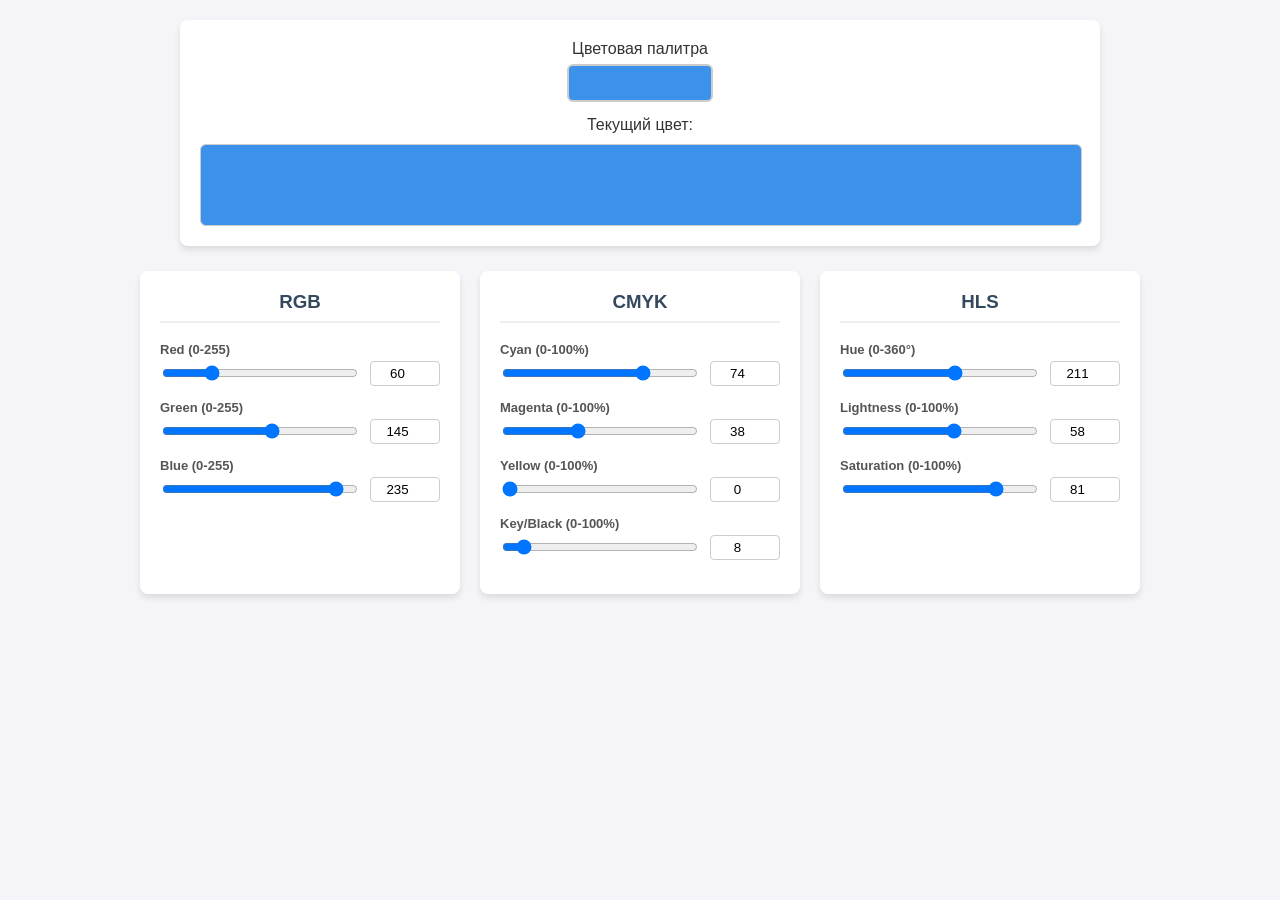
<file: lab1/index.html>
<!DOCTYPE html>
<html lang="ru">
<head>
    <meta charset="UTF-8">
    <title>Цветовые модели</title>
    <link rel="stylesheet" href="style.css">
</head>
<body>
    <div class="preview-container">
        <div class="palette-box">
            <label for="colorPalette">Цветовая палитра</label><br>
            <input type="color" id="colorPalette" style="width: 150px; height: 40px; cursor: pointer; margin-top: 5px;">
        </div>
        <div>Текущий цвет:</div>
        <div id="colorBox"></div>
    </div>
    <div class="container">
        <!--RGB-->
        <div class="model-card" id="rgbCard">
            <h3>RGB</h3>
            <div class="control-group">
                <label>Red (0-255)</label>
                <div class="control-row">
                    <input type="range" min="0" max="255" value="255" data-model="rgb" data-prop="r">
                    <input type="number" min="0" max="255" value="255" data-model="rgb" data-prop="r">
                </div>
            </div>
            <div class="control-group">
                <label>Green (0-255)</label>
                <div class="control-row">
                    <input type="range" min="0" max="255" value="255" data-model="rgb" data-prop="g">
                    <input type="number" min="0" max="255" value="255" data-model="rgb" data-prop="g">
                </div>
            </div>
            <div class="control-group">
                <label>Blue (0-255)</label>
                <div class="control-row">
                    <input type="range" min="0" max="255" value="255" data-model="rgb" data-prop="b">
                    <input type="number" min="0" max="255" value="255" data-model="rgb" data-prop="b">
                </div>
            </div>
        </div>
        <!--CMYK-->
        <div class="model-card" id="cmykCard">
            <h3>CMYK</h3>
            <div class="control-group">
                <label>Cyan (0-100%)</label>
                <div class="control-row">
                    <input type="range" min="0" max="100" value="0" data-model="cmyk" data-prop="c">
                    <input type="number" min="0" max="100" value="0" data-model="cmyk" data-prop="c">
                </div>
            </div>
            <div class="control-group">
                <label>Magenta (0-100%)</label>
                <div class="control-row">
                    <input type="range" min="0" max="100" value="0" data-model="cmyk" data-prop="m">
                    <input type="number" min="0" max="100" value="0" data-model="cmyk" data-prop="m">
                </div>
            </div>
            <div class="control-group">
                <label>Yellow (0-100%)</label>
                <div class="control-row">
                    <input type="range" min="0" max="100" value="0" data-model="cmyk" data-prop="y">
                    <input type="number" min="0" max="100" value="0" data-model="cmyk" data-prop="y">
                </div>
            </div>
            <div class="control-group">
                <label>Key/Black (0-100%)</label>
                <div class="control-row">
                    <input type="range" min="0" max="100" value="0" data-model="cmyk" data-prop="k">
                    <input type="number" min="0" max="100" value="0" data-model="cmyk" data-prop="k">
                </div>
            </div>
        </div>
        <!--HLS-->
        <div class="model-card" id="hlsCard">
            <h3>HLS</h3>
            <div class="control-group">
                <label>Hue (0-360°)</label>
                <div class="control-row">
                    <input type="range" min="0" max="360" value="0" data-model="hls" data-prop="h">
                    <input type="number" min="0" max="360" value="0" data-model="hls" data-prop="h">
                </div>
            </div>
            <div class="control-group">
                <label>Lightness (0-100%)</label>
                <div class="control-row">
                    <input type="range" min="0" max="100" value="100" data-model="hls" data-prop="l">
                    <input type="number" min="0" max="100" value="100" data-model="hls" data-prop="l">
                </div>
            </div>
            <div class="control-group">
                <label>Saturation (0-100%)</label>
                <div class="control-row">
                    <input type="range" min="0" max="100" value="0" data-model="hls" data-prop="s">
                    <input type="number" min="0" max="100" value="0" data-model="hls" data-prop="s">
                </div>
            </div>
        </div>
    </div> <!--container-->
<script src="script.js"></script>
</body>
</html>
</file>
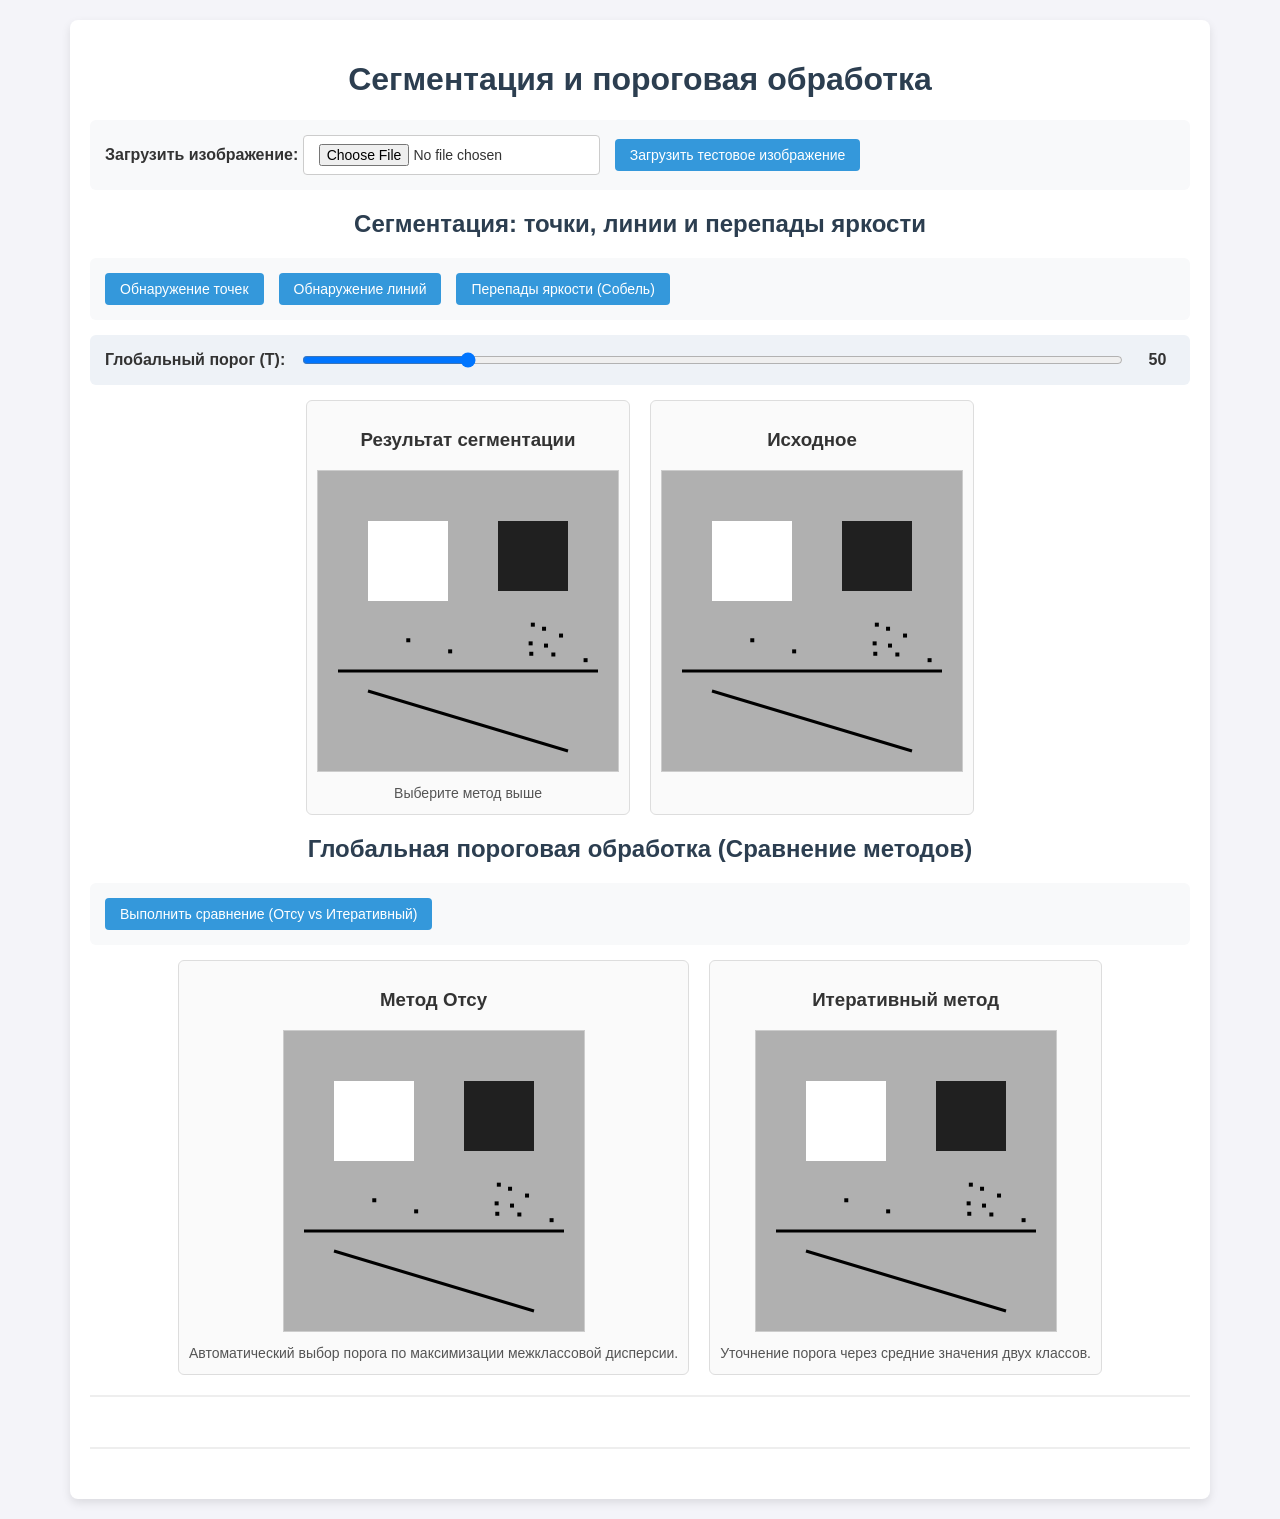
<file: lab2/index.html>
<!DOCTYPE html>
<html lang="ru">
<head>
    <meta charset="UTF-8">
    <meta name="viewport" content="width=device-width, initial-scale=1.0">
    <title>Segmentation and thresholding</title>
    <link rel="stylesheet" href="style.css">
</head>
<body>

<div class="container">
    <h1>Сегментация и пороговая обработка</h1>

    <!-- Загрузка изображения -->
    <div class="controls">
        <label><strong>Загрузить изображение:</strong> <input type="file" id="uploadImage" accept="image/*"></label>
        <button id="loadDefaultBtn">Загрузить тестовое изображение</button>
    </div>

    <!-- Сегментация (точки, линии, перепады) -->
    <div class="section">
        <h2>Сегментация: точки, линии и перепады яркости</h2>
        <div class="controls">
            <button onclick="applyPointDetection()">Обнаружение точек</button>
            <button onclick="applyLineDetection()">Обнаружение линий</button>
            <button onclick="applyEdgeDetection()">Перепады яркости (Собель)</button>
        </div>
        <!-- Глобальный ползунок порога для сегментации -->
        <div class="controls" style="background: #eef2f7; justify-content: space-between;">
            <label style="width: 100%; display: flex; align-items: center; gap: 15px;">
                <strong>Глобальный порог (T):</strong> 
                <input type="range" id="globalThreshold" min="0" max="255" value="50" style="flex-grow: 1; cursor: pointer;">
                <span id="thresholdVal" style="min-width: 35px; text-align: center; font-weight: bold; font-size: 16px;">50</span>
            </label>
        </div>
        <div class="workspace">
            <div class="canvas-box">
                <h3>Результат сегментации</h3>
                <canvas id="canvasResult1" width="300" height="300"></canvas>
                <div class="description" id="desc1">Выберите метод выше</div>
            </div>
            <div class="canvas-box">
                <h3>Исходное</h3>
                <canvas id="canvasOriginal1" width="300" height="300"></canvas>
            </div>
        </div>

    <!-- Глобальная пороговая обработка -->
    <div class="section">
        <h2>Глобальная пороговая обработка (Сравнение методов)</h2>
        <div class="controls">
            <button onclick="compareThresholds()">Выполнить сравнение (Отсу vs Итеративный)</button>
        </div>
        <div class="workspace">
            <div class="canvas-box">
                <h3>Метод Отсу</h3>
                <canvas id="canvasOtsu" width="300" height="300"></canvas>
                <div class="description" id="descOtsu">Автоматический выбор порога по максимизации межклассовой дисперсии.</div>
            </div>
            <div class="canvas-box">
                <h3>Итеративный метод</h3>
                <canvas id="canvasIter" width="300" height="300"></canvas>
                <div class="description" id="descIter">Уточнение порога через средние значения двух классов.</div>
            </div>
        </div>
    </div>
</div>

<script src="script.js"></script>
</body>
</html>
</file>
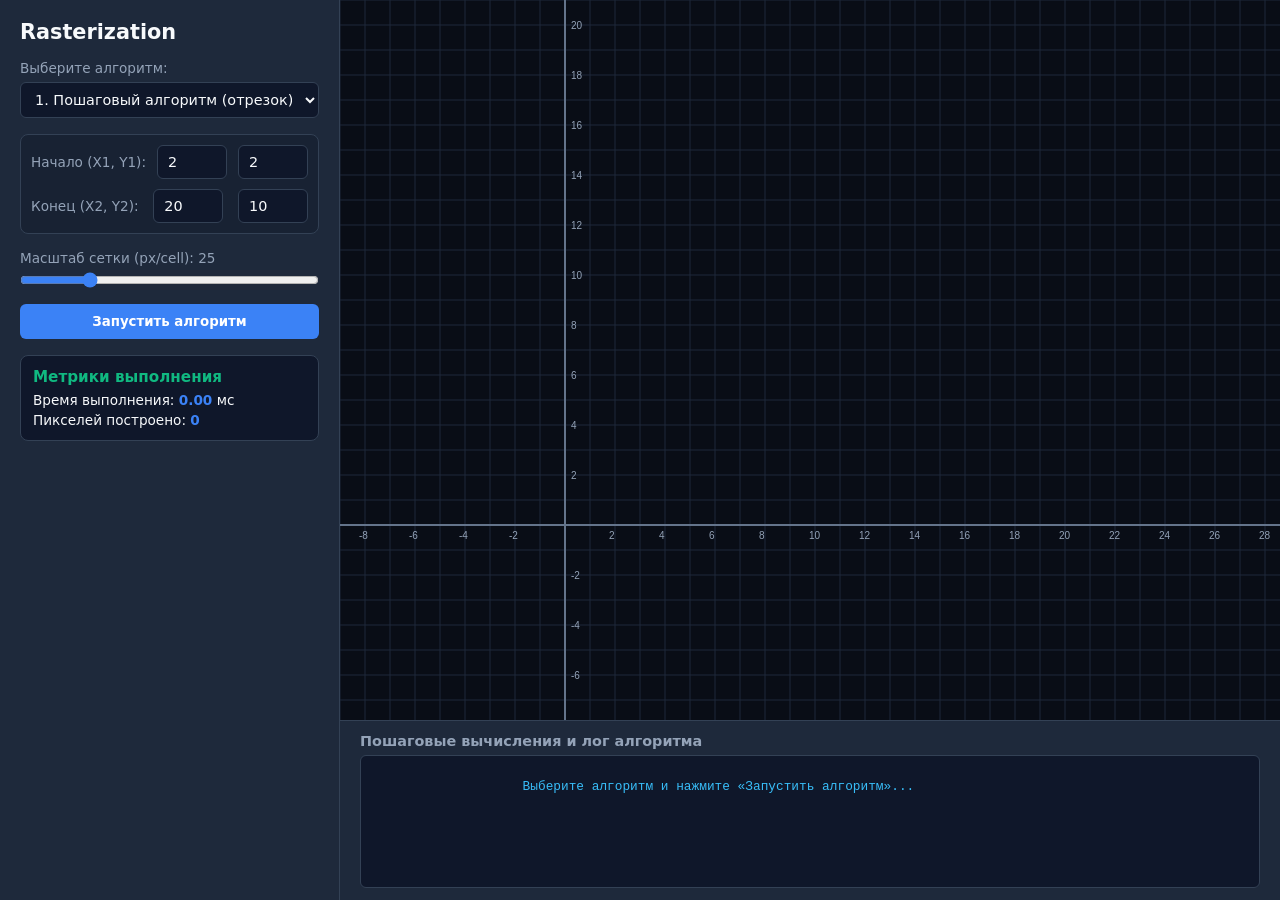
<file: lab3/index.html>
<!DOCTYPE html>
<html lang="ru">
<head>
    <meta charset="UTF-8">
    <meta name="viewport" content="width=device-width, initial-scale=1.0">
    <title>Raster algorithms</title>
    <link rel="stylesheet" href="style.css">
</head>
<body>
    <div class="app-container">
        <!-- Sidebar with params -->
        <aside class="control-panel">
            <h2>Rasterization</h2>

            <div class="control-group">
                <label for="algorithmSelect">Выберите алгоритм:</label>
                <select id="algorithmSelect">
                    <option value="stepwise">1. Пошаговый алгоритм (отрезок)</option>
                    <option value="dda">2. Алгоритм ЦДА (отрезок)</option>
                    <option value="bresenham-line">3. Алгоритм Брезенхема (отрезок)</option>
                    <option value="bresenham-circle">4. Алгоритм Брезенхема (окружность)</option>
                    <option value="castle-pitway">5. Алгоритм Кастла-Питвея (отрезок)</option>
                    <option value="wu-line">6. Алгоритм Ву (сглаженный отрезок)</option>
                </select>
            </div>

            <!-- Segment params -->
            <div id="lineParams" class="params-section">
                <div class="input-row">
                    <label>Начало (X1, Y1):</label>
                    <input type="number" id="x1" value="2" style="width: 70px;">
                    <input type="number" id="y1" value="2" style="width: 70px;">
                </div>
                <div class="input-row">
                    <label>Конец (X2, Y2):</label>
                    <input type="number" id="x2" value="20" style="width: 70px;">
                    <input type="number" id="y2" value="10" style="width: 70px;">
                </div>
            </div>

            <!-- Circle params -->
            <div id="circleParams" class="params-section" style="display: none;">
                <div class="input-row">
                    <label>Центр (X0, Y0):</label>
                    <input type="number" id="cx" value="15" style="width: 70px;">
                    <input type="number" id="cy" value="15" style="width: 70px;">
                </div>
                <div class="input-row">
                    <label>Радиус (R):</label>
                    <input type="number" id="radius" value="10" style="width: 100px;" min="1">
                </div>
            </div>

            <div class="control-group">
                <label for="gridScale">Масштаб сетки (px/cell): <span id="scaleValue">25</span></label>
                <input type="range" id="gridScale" min="4" max="100" value="25">
            </div>

            <button id="drawBtn" class="btn primary">Запустить алгоритм</button>

            <!-- Perf -->
            <div class="metrics-card">
                <h3>Метрики выполнения</h3>
                <p>Время выполнения: <span id="execTime" class="highlight">0.00</span> мс</p>
                <p>Пикселей построено: <span id="pixelCount" class="highlight">0</span></p>
            </div>
        </aside>

        <!-- Canvas and logs -->
        <main class="workspace">
            <div class="canvas-container">
                <canvas id="rasterCanvas"></canvas>
            </div>

            <div class="log-container">
                <h3>Пошаговые вычисления и лог алгоритма</h3>
                <div id="computationLog" class="log-box">
                    Выберите алгоритм и нажмите «Запустить алгоритм»...
                </div>
            </div>
        </main>
    </div>

    <script src="script.js"></script>
</body>
</html>
</file>
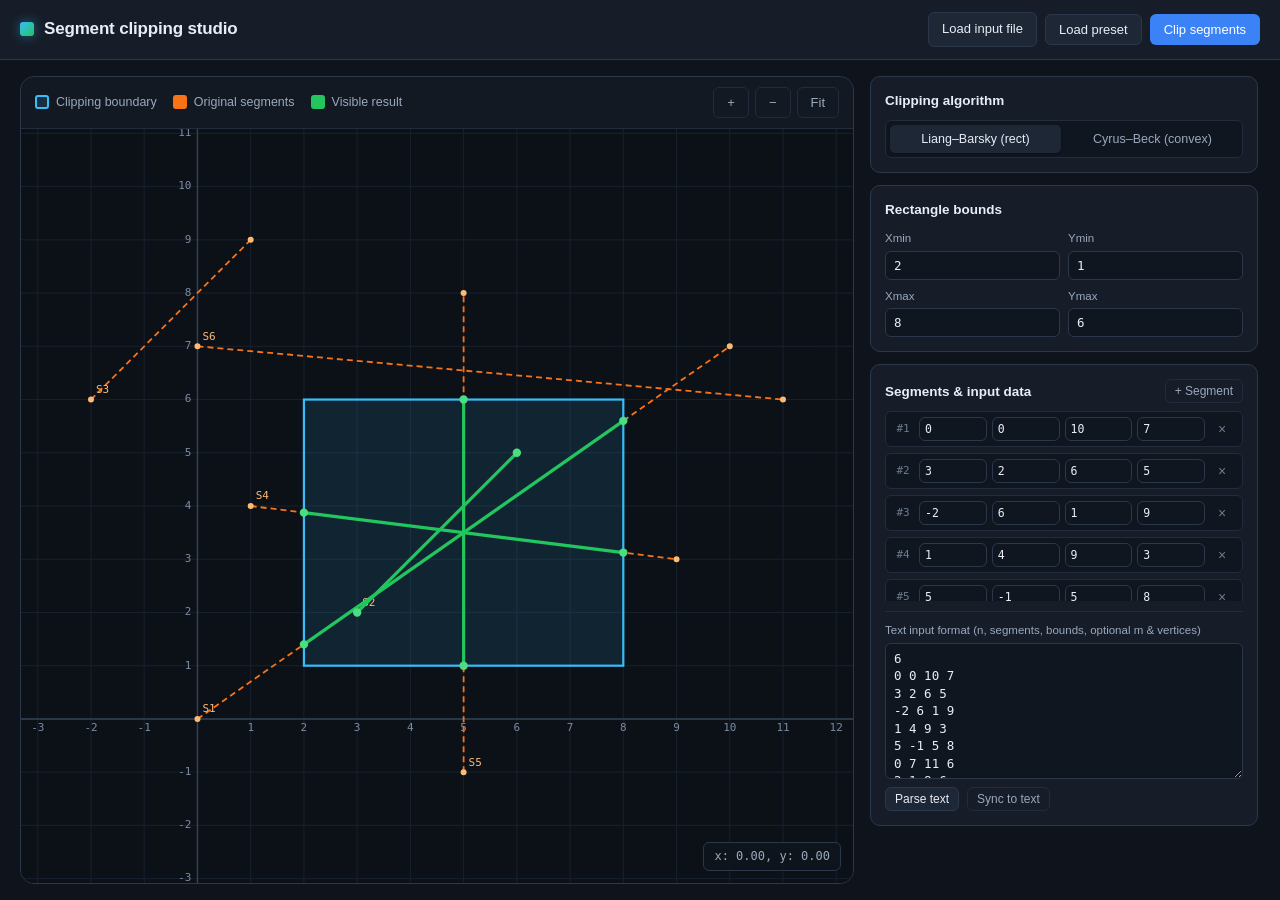
<file: lab4/index.html>
<!DOCTYPE html>
<html lang="en">
<head>
  <meta charset="UTF-8" />
  <meta name="viewport" content="width=device-width, initial-scale=1.0" />
  <title>Segment clipping studio</title>
  <link rel="stylesheet" href="styles.css" />
</head>
<body>
  <div class="app-shell">
    <header class="topbar">
      <div class="brand">
        <span class="brand-mark" aria-hidden="true"></span>
        <h1>Segment clipping studio</h1>
      </div>
      <div class="topbar-actions">
        <label class="btn btn-secondary file-label" for="fileInput">
          Load input file
        </label>
        <input type="file" id="fileInput" accept=".txt,.dat,.csv,text/*" hidden />
        <button type="button" class="btn btn-secondary" id="loadSampleBtn">
          Load preset
        </button>
        <button type="button" class="btn btn-primary" id="applyBtn">
          Clip segments
        </button>
      </div>
    </header>

    <main class="workspace">
      <section class="canvas-panel">
        <div class="canvas-toolbar">
          <div class="legend">
            <span class="legend-item">
              <i class="swatch swatch-window"></i> Clipping boundary
            </span>
            <span class="legend-item">
              <i class="swatch swatch-raw"></i> Original segments
            </span>
            <span class="legend-item">
              <i class="swatch swatch-clipped"></i> Visible result
            </span>
          </div>
          <div class="view-controls">
            <button type="button" class="btn btn-ghost" id="zoomInBtn" title="Zoom in">+</button>
            <button type="button" class="btn btn-ghost" id="zoomOutBtn" title="Zoom out">−</button>
            <button type="button" class="btn btn-ghost" id="fitViewBtn" title="Fit to view">
              Fit
            </button>
          </div>
        </div>

        <div class="canvas-wrapper" id="canvasWrapper">
          <canvas id="sceneCanvas"></canvas>
          <div class="coords-hud" id="coordsHud">x: 0.00, y: 0.00</div>
        </div>
      </section>

      <aside class="inspector-panel">
        <div class="card">
          <h2>Clipping algorithm</h2>
          <div class="mode-switch" role="tablist">
            <button
              type="button"
              class="mode-btn active"
              data-mode="liang-barsky"
              id="modeLiangBarsky"
            >
              Liang–Barsky (rect)
            </button>
            <button
              type="button"
              class="mode-btn"
              data-mode="cyrus-beck"
              id="modeCyrusBeck"
            >
              Cyrus–Beck (convex)
            </button>
          </div>
        </div>

        <div class="card" id="rectCard">
          <h2>Rectangle bounds</h2>
          <div class="grid-2">
            <label class="field">
              <span>Xmin</span>
              <input type="number" step="any" id="xminInput" value="2" />
            </label>
            <label class="field">
              <span>Ymin</span>
              <input type="number" step="any" id="yminInput" value="1" />
            </label>
            <label class="field">
              <span>Xmax</span>
              <input type="number" step="any" id="xmaxInput" value="8" />
            </label>
            <label class="field">
              <span>Ymax</span>
              <input type="number" step="any" id="ymaxInput" value="6" />
            </label>
          </div>
        </div>

        <div class="card hidden" id="polygonCard">
          <div class="card-head">
            <h2>Convex polygon vertices</h2>
            <button type="button" class="btn btn-ghost btn-sm" id="addVertexBtn">
              + Vertex
            </button>
          </div>
          <p class="field-note">Ordered around the boundary (auto-oriented counter-clockwise).</p>
          <div class="vertex-list" id="vertexList"></div>
        </div>

        <div class="card">
          <div class="card-head">
            <h2>Segments &amp; input data</h2>
            <button type="button" class="btn btn-ghost btn-sm" id="addSegmentBtn">
              + Segment
            </button>
          </div>
          <div class="segment-list" id="segmentList"></div>

          <div class="raw-input-block">
            <label class="field" for="rawDataInput">
              <span>Text input format (n, segments, bounds, optional m &amp; vertices)</span>
              <textarea id="rawDataInput" rows="7" spellcheck="false"></textarea>
            </label>
            <div class="raw-actions">
              <button type="button" class="btn btn-secondary btn-sm" id="parseTextBtn">
                Parse text
              </button>
              <button type="button" class="btn btn-ghost btn-sm" id="syncTextBtn">
                Sync to text
              </button>
            </div>
          </div>
        </div>
      </aside>
    </main>
  </div>

  <script src="script.js"></script>
</body>
</html>
</file>
<file: lab1/style.css>
body {
    font-family: Arial, sans-serif;
    background-color: #f4f4f9;
    color: #333;
    margin: 0;
    padding: 20px;
    display: flex;
    flex-direction: column;
    align-items: center;
}

h1 {
    margin-bottom: 20px;
    color: #2c3e50;
}

.container {
    display: flex;
    gap: 20px;
    flex-wrap: wrap;
    justify-content: center;
    max-width: 1000px;
}

.model-card {
    background: #ffffff;
    padding: 20px;
    border-radius: 8px;
    box-shadow: 0 4px 6px rgba(0, 0, 0, 0.1);
    width: 280px;
}

.model-card h3 {
    margin-top: 0;
    border-bottom: 2px solid #eee;
    padding-bottom: 8px;
    color: #34495e;
    text-align: center;
}

.control-group {
    margin-bottom: 14px;
}

.control-group label {
    display: block;
    font-size: 13px;
    font-weight: bold;
    margin-bottom: 4px;
    color: #555;
}

.control-row {
    display: flex;
    gap: 10px;
    align-items: center;
}

.control-row input[type="range"] {
    flex-grow: 1;
    cursor: pointer;
}

.control-row input[type="number"] {
    width: 60px;
    padding: 4px;
    text-align: center;
    border: 1px solid #ccc;
    border-radius: 4px;
}

.preview-container {
    margin-bottom: 25px;
    background: #ffffff;
    padding: 20px;
    border-radius: 8px;
    box-shadow: 0 4px 6px rgba(0, 0, 0, 0.1);
    width: 880px;
    text-align: center;
}

.palette-box {
    margin-bottom: 10px;
}

#colorPalette {
    border: none;
    width: 150px;
    height: 80px;
    border-radius: 8px;
    cursor: pointer;
    background: transparent;
}

#colorPalette::-webkit-color-swatch-wrapper {
    padding: 0;
}

#colorPalette::-webkit-color-swatch {
    border: 2px solid #ccc;
    border-radius: 6px;
}

#colorBox {
    width: 100%;
    height: 80px;
    border-radius: 6px;
    border: 1px solid #ccc;
    margin-top: 10px;
}
</file>
<file: lab2/style.css>
body {
    font-family: Arial, sans-serif;
    background-color: #f4f4f9;
    margin: 0;
    padding: 20px;
    color: #333;
}

h1, h2 {
    text-align: center;
    color: #2c3e50;
}

.container {
    max-width: 1100px;
    margin: 0 auto;
    background: #fff;
    padding: 20px;
    border-radius: 8px;
    box-shadow: 0 4px 10px rgba(0,0,0,0.1);
}

.section {
    margin-bottom: 30px;
    border-bottom: 2px solid #eee;
    padding-bottom: 20px;
}

.controls {
    display: flex;
    gap: 15px;
    flex-wrap: wrap;
    align-items: center;
    margin-bottom: 15px;
    background: #f8f9fa;
    padding: 15px;
    border-radius: 6px;
}

button, input[type="file"] {
    padding: 8px 15px;
    cursor: pointer;
    border: 1px solid #ccc;
    background: #fff;
    border-radius: 4px;
    font-size: 14px;
}

button {
    background-color: #3498db;
    color: white;
    border: none;
    transition: background 0.2s;
}

button:hover {
    background-color: #2980b9;
}

.workspace {
    display: flex;
    gap: 20px;
    justify-content: center;
    flex-wrap: wrap;
    margin-top: 15px;
}

.canvas-box {
    text-align: center;
    background: #fafafa;
    padding: 10px;
    border: 1px solid #ddd;
    border-radius: 6px;
}

canvas {
    max-width: 100%;
    height: auto;
    border: 1px solid #ccc;
    background: #fff;
}

.description {
    font-size: 14px;
    color: #555;
    margin-top: 8px;
    line-height: 1.4;
}
</file>
<file: lab3/style.css>
:root {
    --bg-color: #0f172a;
    --panel-bg: #1e293b;
    --text-color: #f8fafc;
    --text-muted: #94a3b8;
    --primary: #3b82f6;
    --primary-hover: #2563eb;
    --accent: #10b981;
    --border: #334155;
    --highlight-bg: #0f172a;
}

* {
    box-sizing: border-box;
    margin: 0;
    padding: 0;
    font-family: 'Segoe UI', system-ui, -apple-system, sans-serif;
}

body {
    background-color: var(--bg-color);
    color: var(--text-color);
    width: 100vw;
    height: 100vh;
    overflow: hidden;
    display: flex;
}

.app-container {
    display: flex;
    width: 100vw;
    height: 100vh;
    background-color: var(--panel-bg);
    border-radius: 0;
    box-shadow: none;
    border: none;
}

.control-panel {
    width: 340px;
    background-color: var(--panel-bg);
    border-right: 1px solid var(--border);
    padding: 20px;
    display: flex;
    flex-direction: column;
    gap: 16px;
    overflow-y: auto;
    flex-shrink: 0;
}

.control-panel h2 {
    font-size: 1.3rem;
    color: var(--text-color);
}

.subtitle {
    font-size: 0.85rem;
    color: var(--text-muted);
    margin-top: -10px;
}

.control-group {
    display: flex;
    flex-direction: column;
    gap: 6px;
}

.control-group label, .params-section label {
    font-size: 0.85rem;
    color: var(--text-muted);
    font-weight: 500;
}

select, input[type="number"] {
    background-color: var(--bg-color);
    border: 1px solid var(--border);
    color: var(--text-color);
    padding: 8px 10px;
    border-radius: 6px;
    font-size: 0.9rem;
    width: 100%;
}

select:focus, input:focus {
    outline: none;
    border-color: var(--primary);
}

.params-section {
    display: flex;
    flex-direction: column;
    gap: 10px;
    background: rgba(15, 23, 42, 0.4);
    padding: 10px;
    border-radius: 8px;
    border: 1px solid var(--border);
}

.input-row {
    display: flex;
    align-items: center;
    justify-content: space-between;
    gap: 8px;
}

input[type="range"] {
    width: 100%;
    accent-color: var(--primary);
}

.btn {
    padding: 10px;
    border: none;
    border-radius: 6px;
    font-weight: 600;
    cursor: pointer;
    transition: background 0.2s;
}

.btn.primary {
    background-color: var(--primary);
    color: white;
}

.btn.primary:hover {
    background-color: var(--primary-hover);
}

.metrics-card {
    background: var(--highlight-bg);
    padding: 12px;
    border-radius: 8px;
    border: 1px solid var(--border);
    font-size: 0.85rem;
    display: flex;
    flex-direction: column;
    gap: 4px;
}

.metrics-card h3 {
    font-size: 0.95rem;
    margin-bottom: 2px;
    color: var(--accent);
}

.highlight {
    font-weight: bold;
    color: var(--primary);
}

.workspace {
    flex: 1;
    display: flex;
    flex-direction: column;
    background-color: var(--bg-color);
    overflow: hidden;
    height: 100%;
}

.canvas-container {
    flex: 1;
    display: flex;
    position: relative;
    overflow: hidden;
    background: #090d16;
    width: 100%;
    height: 100%;
}

canvas {
    display: block;
    width: 100%;
    height: 100%;
    background-color: #090d16;
    cursor: crosshair;
}

.log-container {
    height: 180px;
    flex-shrink: 0;
    border-top: 1px solid var(--border);
    padding: 12px 20px;
    display: flex;
    flex-direction: column;
    background-color: var(--panel-bg);
}

.log-container h3 {
    font-size: 0.9rem;
    margin-bottom: 6px;
    color: var(--text-muted);
}

.log-box {
    flex: 1;
    background-color: var(--bg-color);
    border: 1px solid var(--border);
    border-radius: 6px;
    padding: 8px;
    font-family: 'Courier New', Courier, monospace;
    font-size: 0.8rem;
    overflow-y: auto;
    white-space: pre-wrap;
    color: #38bdf8;
}
</file>
<file: lab4/styles.css>
:root {
  --bg-app: #0f141c;
  --bg-surface: #161d28;
  --bg-elevated: #1e2736;
  --bg-input: #101620;
  --border: #2b374b;
  --border-subtle: #222c3c;
  --text-primary: #e8eef7;
  --text-secondary: #9aa8bd;
  --text-muted: #6c7a90;
  --accent: #3b82f6;
  --accent-hover: #2563eb;
  --window-color: #38bdf8;
  --raw-color: #f97316;
  --clipped-color: #22c55e;
  --danger: #ef4444;
  --radius-sm: 6px;
  --radius-md: 10px;
  --radius-lg: 14px;
  --font-sans: "Inter", -apple-system, BlinkMacSystemFont, "Segoe UI", Roboto, sans-serif;
  --font-mono: "JetBrains Mono", "Fira Code", ui-monospace, SFMono-Regular, Menlo, monospace;
}

* {
  box-sizing: border-box;
  margin: 0;
  padding: 0;
}

html,
body {
  height: 100%;
  background-color: var(--bg-app);
  color: var(--text-primary);
  font-family: var(--font-sans);
  font-size: 14px;
  line-height: 1.45;
}

.app-shell {
  display: flex;
  flex-direction: column;
  min-height: 100vh;
}

.topbar {
  display: flex;
  align-items: center;
  justify-content: space-between;
  gap: 16px;
  padding: 12px 20px;
  background-color: var(--bg-surface);
  border-bottom: 1px solid var(--border);
  flex-wrap: wrap;
}

.brand {
  display: flex;
  align-items: center;
  gap: 10px;
}

.brand-mark {
  width: 14px;
  height: 14px;
  border-radius: 3px;
  background: linear-gradient(135deg, var(--window-color), var(--clipped-color));
  box-shadow: 0 0 12px rgba(56, 189, 248, 0.45);
}

.brand h1 {
  font-size: 17px;
  font-weight: 600;
  letter-spacing: -0.01em;
}

.topbar-actions {
  display: flex;
  align-items: center;
  gap: 8px;
  flex-wrap: wrap;
}

.btn {
  display: inline-flex;
  align-items: center;
  justify-content: center;
  gap: 6px;
  padding: 7px 13px;
  border-radius: var(--radius-sm);
  border: 1px solid transparent;
  font-family: inherit;
  font-size: 13px;
  font-weight: 500;
  cursor: pointer;
  transition: background-color 0.15s ease, border-color 0.15s ease, color 0.15s ease;
}

.btn-sm {
  padding: 4px 9px;
  font-size: 12px;
}

.btn-primary {
  background-color: var(--accent);
  color: #ffffff;
}

.btn-primary:hover {
  background-color: var(--accent-hover);
}

.btn-secondary {
  background-color: var(--bg-elevated);
  color: var(--text-primary);
  border-color: var(--border);
}

.btn-secondary:hover {
  background-color: #263246;
}

.btn-ghost {
  background-color: transparent;
  color: var(--text-secondary);
  border-color: var(--border-subtle);
}

.btn-ghost:hover {
  color: var(--text-primary);
  background-color: var(--bg-elevated);
}

.file-label {
  user-select: none;
}

.workspace {
  display: grid;
  grid-template-columns: minmax(0, 1fr) 390px;
  gap: 16px;
  padding: 16px 20px;
  flex: 1;
  min-height: 0;
}

.canvas-panel {
  display: flex;
  flex-direction: column;
  background-color: var(--bg-surface);
  border: 1px solid var(--border);
  border-radius: var(--radius-lg);
  overflow: hidden;
  min-height: 540px;
}

.canvas-toolbar {
  display: flex;
  align-items: center;
  justify-content: space-between;
  gap: 12px;
  padding: 10px 14px;
  border-bottom: 1px solid var(--border-subtle);
  background-color: rgba(16, 22, 32, 0.55);
  flex-wrap: wrap;
}

.legend {
  display: flex;
  align-items: center;
  gap: 16px;
  flex-wrap: wrap;
}

.legend-item {
  display: inline-flex;
  align-items: center;
  gap: 7px;
  font-size: 12.5px;
  color: var(--text-secondary);
}

.swatch {
  width: 14px;
  height: 14px;
  border-radius: 3px;
  display: inline-block;
}

.swatch-window {
  border: 2px solid var(--window-color);
  background-color: rgba(56, 189, 248, 0.14);
}

.swatch-raw {
  background-color: var(--raw-color);
}

.swatch-clipped {
  background-color: var(--clipped-color);
}

.view-controls {
  display: flex;
  align-items: center;
  gap: 6px;
}

.canvas-wrapper {
  position: relative;
  flex: 1;
  min-height: 460px;
  cursor: grab;
}

.canvas-wrapper:active {
  cursor: grabbing;
}

#sceneCanvas {
  display: block;
  width: 100%;
  height: 100%;
}

.coords-hud {
  position: absolute;
  bottom: 12px;
  right: 12px;
  padding: 5px 10px;
  border-radius: var(--radius-sm);
  background-color: rgba(15, 20, 28, 0.85);
  border: 1px solid var(--border);
  font-family: var(--font-mono);
  font-size: 12px;
  color: var(--text-secondary);
  pointer-events: none;
}

.inspector-panel {
  display: flex;
  flex-direction: column;
  gap: 12px;
  overflow-y: auto;
  max-height: calc(100vh - 88px);
  padding-right: 2px;
}

.card {
  background-color: var(--bg-surface);
  border: 1px solid var(--border);
  border-radius: var(--radius-md);
  padding: 14px;
}

.card h2 {
  font-size: 13.5px;
  font-weight: 600;
  color: var(--text-primary);
  margin-bottom: 10px;
}

.card-head {
  display: flex;
  align-items: center;
  justify-content: space-between;
  margin-bottom: 8px;
}

.card-head h2 {
  margin-bottom: 0;
}

.mode-switch {
  display: grid;
  grid-template-columns: 1fr 1fr;
  gap: 6px;
  background-color: var(--bg-input);
  padding: 4px;
  border-radius: var(--radius-sm);
  border: 1px solid var(--border-subtle);
}

.mode-btn {
  padding: 7px 8px;
  border: none;
  border-radius: 5px;
  background: transparent;
  color: var(--text-secondary);
  font-family: inherit;
  font-size: 12.5px;
  font-weight: 500;
  cursor: pointer;
  transition: background-color 0.15s ease, color 0.15s ease;
}

.mode-btn.active {
  background-color: var(--bg-elevated);
  color: var(--text-primary);
  box-shadow: 0 1px 2px rgba(0, 0, 0, 0.35);
}

.mode-hint,
.field-note {
  margin-top: 8px;
  font-size: 12px;
  color: var(--text-secondary);
}

.grid-2 {
  display: grid;
  grid-template-columns: 1fr 1fr;
  gap: 8px;
}

.field {
  display: flex;
  flex-direction: column;
  gap: 4px;
}

.field span {
  font-size: 11.5px;
  color: var(--text-secondary);
}

input[type="number"],
textarea {
  width: 100%;
  background-color: var(--bg-input);
  border: 1px solid var(--border);
  border-radius: var(--radius-sm);
  color: var(--text-primary);
  font-family: var(--font-mono);
  font-size: 12.5px;
  padding: 6px 8px;
  outline: none;
}

input[type="number"]:focus,
textarea:focus {
  border-color: var(--accent);
}

textarea {
  resize: vertical;
  line-height: 1.4;
}

.segment-list,
.vertex-list {
  display: flex;
  flex-direction: column;
  gap: 6px;
  max-height: 190px;
  overflow-y: auto;
  margin-bottom: 10px;
}

.row-item {
  display: grid;
  align-items: center;
  gap: 5px;
  background-color: var(--bg-input);
  border: 1px solid var(--border-subtle);
  border-radius: var(--radius-sm);
  padding: 5px 6px;
}

.segment-row {
  grid-template-columns: 22px repeat(4, minmax(0, 1fr)) 26px;
}

.vertex-row {
  grid-template-columns: 26px repeat(2, minmax(0, 1fr)) 26px;
}

.row-index {
  font-family: var(--font-mono);
  font-size: 11px;
  color: var(--text-muted);
  text-align: center;
}

.row-item input[type="number"] {
  padding: 4px 5px;
  font-size: 11.5px;
}

.icon-remove {
  width: 24px;
  height: 24px;
  border-radius: 4px;
  border: 1px solid transparent;
  background: transparent;
  color: var(--text-muted);
  cursor: pointer;
  font-size: 14px;
  line-height: 1;
}

.icon-remove:hover {
  color: var(--danger);
  background-color: rgba(239, 68, 68, 0.12);
}

.raw-input-block {
  border-top: 1px solid var(--border-subtle);
  padding-top: 10px;
}

.raw-actions {
  display: flex;
  gap: 8px;
  margin-top: 8px;
}

.log-entry {
  padding: 7px 9px;
  border-radius: var(--radius-sm);
  background-color: var(--bg-input);
  border-left: 3px solid var(--text-muted);
}

.log-entry.visible {
  border-left-color: var(--clipped-color);
}

.log-entry.partial {
  border-left-color: var(--window-color);
}

.log-entry.hidden-seg {
  border-left-color: var(--danger);
  opacity: 0.82;
}

.hidden {
  display: none !important;
}

@media (max-width: 1024px) {
  .workspace {
    grid-template-columns: 1fr;
  }

  .inspector-panel {
    max-height: none;
    overflow-y: visible;
  }
}
</file>
